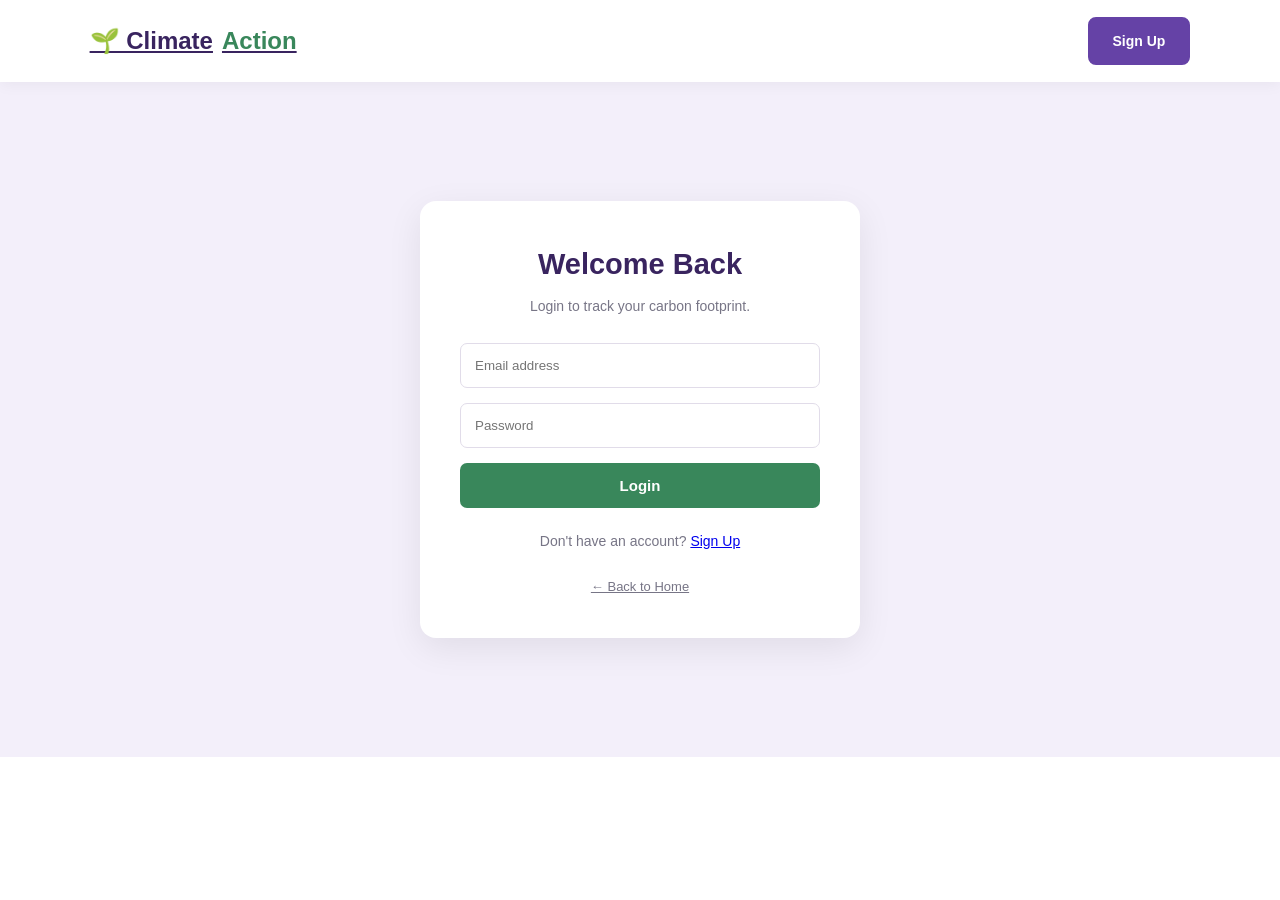
<file: frontend/login.html>
<!DOCTYPE html>
<html lang="en">

<head>
    <meta charset="UTF-8">
    <meta name="viewport" content="width=device-width, initial-scale=1.0">
    <title>Login | Climate Action</title>

    <link rel="stylesheet" href="style.css">
</head>

<body class="auth-page">

    <header class="header">

        <a href="index.html" class="logo">
            🌱 Climate<span class="logo-highlight">Action</span>
        </a>

        <div class="header-buttons">
            <a href="signup.html" class="signup-button">Sign Up</a>
        </div>

    </header>


    <main class="auth-section">

        <div class="auth-box">

            <h2>Welcome Back</h2>

            <p>Login to track your carbon footprint.</p>

            <form id="loginForm">

                <input
                    type="email"
                    id="loginEmail"
                    placeholder="Email address"
                    required>

                <input
                    type="password"
                    id="loginPassword"
                    placeholder="Password"
                    required>

                <button type="submit">Login</button>

            </form>

            <p class="auth-switch">
                Don't have an account?
                <a href="signup.html">Sign Up</a>
            </p>

            <a href="index.html" class="back-home-button">
                ← Back to Home
            </a>

        </div>

    </main>

    <script src="script.js"></script>

</body>
</html>
</file>
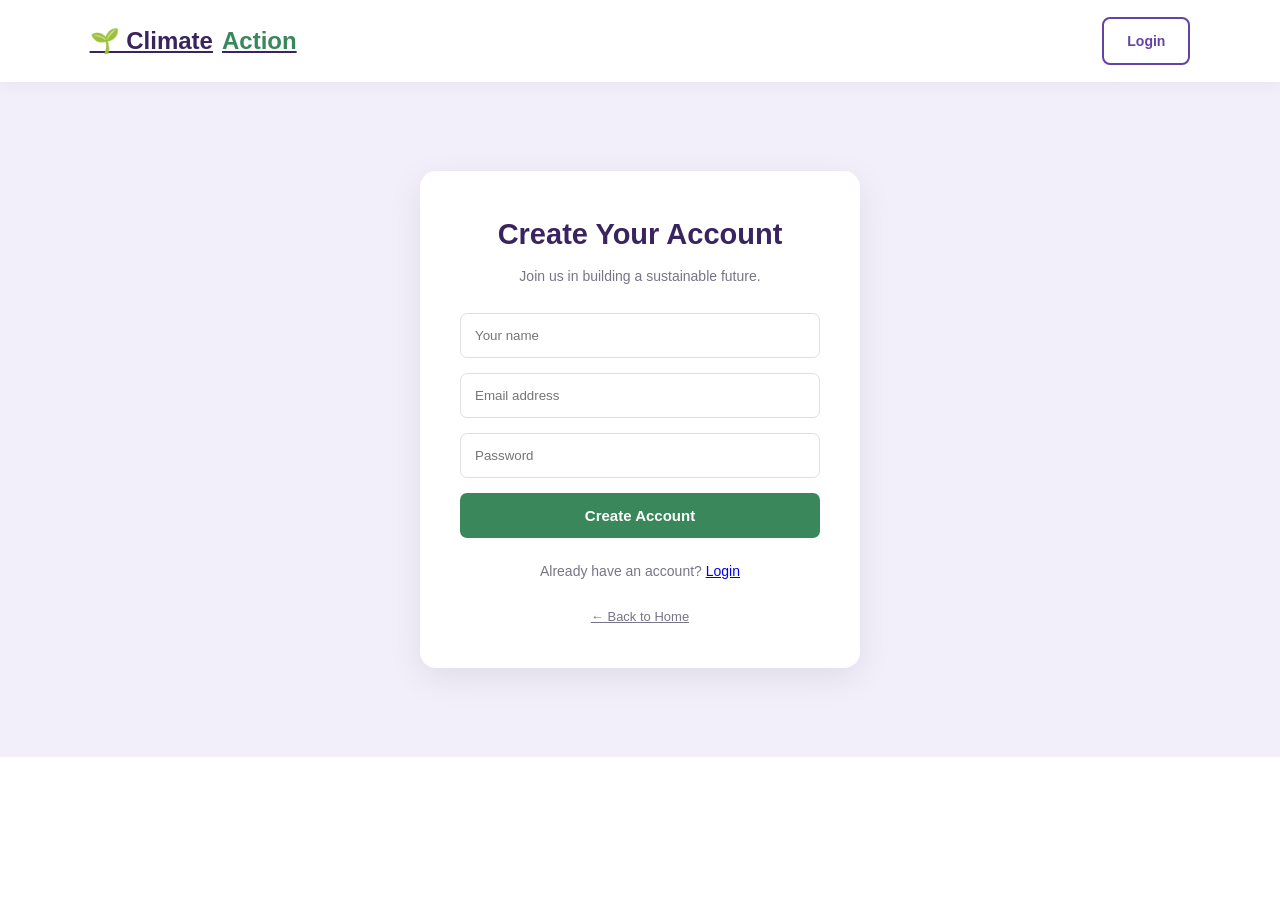
<file: frontend/signup.html>
<!DOCTYPE html>
<html lang="en">

<head>
    <meta charset="UTF-8">
    <meta name="viewport" content="width=device-width, initial-scale=1.0">
    <title>Sign Up | Climate Action</title>

    <link rel="stylesheet" href="style.css">
</head>

<body class="auth-page">

    <header class="header">

        <a href="index.html" class="logo">
            🌱 Climate<span class="logo-highlight">Action</span>
        </a>

        <div class="header-buttons">
            <a href="login.html" class="login-button">Login</a>
        </div>

    </header>


    <main class="auth-section">

        <div class="auth-box">

            <h2>Create Your Account</h2>

            <p>Join us in building a sustainable future.</p>

            <form id="registerForm">

                <input
                    type="text"
                    id="registerName"
                    placeholder="Your name"
                    required>

                <input
                    type="email"
                    id="registerEmail"
                    placeholder="Email address"
                    required>

                <input
                    type="password"
                    id="registerPassword"
                    placeholder="Password"
                    minlength="8"
                    required>

                <button type="submit">Create Account</button>

            </form>

            <p class="auth-switch">
                Already have an account?
                <a href="login.html">Login</a>
            </p>

            <a href="index.html" class="back-home-button">
                ← Back to Home
            </a>

        </div>

    </main>

    <script src="script.js"></script>

</body>
</html>
</file>
<file: frontend/style.css>
/* ==============================
   GLOBAL STYLES
================================ */

* {
    margin: 0;
    padding: 0;
    box-sizing: border-box;
}

html {
    scroll-behavior: smooth;
    scroll-padding-top: 90px;
}

body {
    font-family: 'DM Sans', sans-serif;
    background: #ffffff;
    color: #25233a;
    line-height: 1.6;
}

:root {
    --purple: #6542a6;
    --dark-purple: #39245f;
    --light-purple: #f3effa;
    --green: #39875b;
    --light-green: #edf6ef;
    --dark: #25233a;
    --grey: #777586;
}


/* ==============================
   HEADER
================================ */

.header {
    width: 100%;
    height: 82px;
    padding: 0 7%;
    display: flex;
    align-items: center;
    justify-content: space-between;
    background: rgba(255, 255, 255, 0.97);
    position: sticky;
    top: 0;
    z-index: 1000;
    box-shadow: 0 2px 15px rgba(0, 0, 0, 0.05);
}

.logo {
    display: flex;
    align-items: center;
    gap: 9px;
    font-family: 'Outfit', sans-serif;
    font-size: 24px;
    font-weight: 800;
    color: var(--dark-purple);
}

.logo-icon {
    font-size: 29px;
}

.logo-highlight {
    color: var(--green);
}

.navbar {
    display: flex;
    align-items: center;
    gap: 35px;
}

.navbar a {
    text-decoration: none;
    color: var(--dark);
    font-size: 14px;
    font-weight: 600;
    transition: 0.3s;
}

.navbar a:hover {
    color: var(--green);
}

.header-buttons {
    display: flex;
    align-items: center;
    gap: 12px;
}

.header-buttons button {
    padding: 10px 22px;
    border-radius: 7px;
    font-weight: 700;
    font-size: 13px;
    cursor: pointer;
    transition: 0.3s;
}

.signup-button {
    background: var(--purple);
    color: white;
    border: 1px solid var(--purple);
}

.signup-button:hover {
    background: var(--dark-purple);
}

.login-button {
    background: white;
    color: var(--green);
    border: 1px solid var(--green);
}

.login-button:hover {
    background: var(--light-green);
}


/* ==============================
   HERO SECTION
================================ */

.hero {
    min-height: 650px;
    display: flex;
    align-items: center;
    padding: 80px 10%;
    position: relative;
    background:
        linear-gradient(
            90deg,
            rgba(25, 30, 31, 0.82),
            rgba(25, 30, 31, 0.32)
        ),
        url("https://images.unsplash.com/photo-1441974231531-c6227db76b6e?auto=format&fit=crop&w=2000&q=90");

    background-size: cover;
    background-position: center;
    color: white;
}

.hero-content {
    max-width: 650px;
    position: relative;
    z-index: 2;
}

.hero-label {
    color: #b7e5c5;
    font-size: 12px;
    font-weight: 800;
    letter-spacing: 3px;
}

.hero h1 {
    font-family: 'Outfit', sans-serif;
    font-size: clamp(65px, 9vw, 110px);
    line-height: 0.98;
    font-weight: 800;
    margin: 25px 0;
}

.hero h1 span {
    color: #a7dfb5;
}

.hero-content > p:first-of-type {
    font-family: 'Outfit', sans-serif;
    font-size: 23px;
    font-weight: 600;
    margin-bottom: 15px;
}

.hero-description {
    max-width: 490px;
    color: #e1e1e1;
    font-size: 16px;
    margin-bottom: 30px;
}

.hero-button {
    display: inline-block;
    padding: 14px 27px;
    background: var(--green);
    color: white;
    border: none;
    border-radius: 7px;
    font-size: 14px;
    font-weight: 700;
    text-decoration: none;
    cursor: pointer;
    transition: 0.3s;
}

.hero-button:hover {
    background: #286a43;
    transform: translateY(-3px);
}


/* ==============================
   SECTION HEADINGS
================================ */

.section-heading {
    text-align: center;
    max-width: 720px;
    margin: 0 auto 50px;
}

.section-tag {
    display: inline-block;
    color: var(--green);
    font-size: 12px;
    font-weight: 800;
    letter-spacing: 2px;
    margin-bottom: 12px;
}

.section-heading h2,
.about-content h2,
.impact-content h2 {
    font-family: 'Outfit', sans-serif;
    font-size: clamp(30px, 4vw, 44px);
    line-height: 1.2;
    color: var(--dark-purple);
    margin-bottom: 17px;
}

.section-heading h2 span,
.about-content h2 span,
.impact-content h2 span {
    color: var(--green);
}

.section-heading > p {
    color: var(--grey);
    font-size: 15px;
}


/* ==============================
   COMMUNITY ACTIVITIES
================================ */

.activities-section {
    padding: 100px 8%;
    background: #ffffff;
}

.activities-grid {
    display: grid;
    grid-template-columns: repeat(3, 1fr);
    gap: 25px;
}

.activity-card {
    height: 360px;
    position: relative;
    overflow: hidden;
    border-radius: 15px;
}

.activity-card img {
    width: 100%;
    height: 100%;
    object-fit: cover;
    transition: 0.5s;
}

.activity-card:hover img {
    transform: scale(1.08);
}

.activity-overlay {
    position: absolute;
    bottom: 0;
    width: 100%;
    padding: 65px 25px 25px;
    color: white;
    background: linear-gradient(
        transparent,
        rgba(0, 0, 0, 0.85)
    );
}

.activity-overlay h3 {
    font-family: 'Outfit', sans-serif;
    font-size: 22px;
    margin-bottom: 7px;
}

.activity-overlay p {
    color: #e8e8e8;
    font-size: 13px;
}


/* ==============================
   ABOUT SECTION
================================ */

.about-section {
    display: grid;
    grid-template-columns: 1fr 1fr;
    align-items: center;
    gap: 70px;
    padding: 100px 10%;
    background: var(--light-purple);
}

.about-content h2 {
    margin-bottom: 25px;
}

.about-content p {
    color: #686579;
    font-size: 15px;
    margin-bottom: 17px;
}

.about-image {
    height: 430px;
    overflow: hidden;
    border-radius: 18px;
    box-shadow: 0 15px 35px rgba(40, 30, 70, 0.12);
}

.about-image img {
    width: 100%;
    height: 100%;
    object-fit: cover;
}

.text-button {
    display: inline-block;
    margin-top: 15px;
    color: var(--green);
    font-weight: 800;
    text-decoration: none;
}

.text-button:hover {
    color: var(--dark-purple);
}


/* ==============================
   SIX STEPS
================================ */

.steps-section {
    padding: 100px 8%;
    background: #ffffff;
}

.steps-grid {
    display: grid;
    grid-template-columns: repeat(3, 1fr);
    gap: 22px;
}

.step-card {
    position: relative;
    padding: 32px 28px;
    border-radius: 15px;
    background: #faf9fc;
    border: 1px solid #eeeaf5;
    transition: 0.3s;
    overflow: hidden;
}

.step-card:hover {
    transform: translateY(-7px);
    box-shadow: 0 12px 30px rgba(63, 40, 100, 0.10);
    border-color: #d8c9ed;
}

.step-icon {
    width: 57px;
    height: 57px;
    display: flex;
    align-items: center;
    justify-content: center;
    background: var(--light-green);
    border-radius: 13px;
    font-size: 28px;
    margin-bottom: 20px;
}

.step-number {
    position: absolute;
    right: 25px;
    top: 25px;
    color: #ded7e9;
    font-family: 'Outfit', sans-serif;
    font-size: 27px;
    font-weight: 800;
}

.step-card h3 {
    color: var(--dark-purple);
    font-family: 'Outfit', sans-serif;
    font-size: 21px;
    margin-bottom: 10px;
}

.step-card p {
    color: var(--grey);
    font-size: 14px;
}


/* ==============================
   IMPACT SECTION
================================ */

.impact-section {
    padding: 100px 10%;
    background:
        linear-gradient(
            rgba(42, 30, 68, 0.90),
            rgba(42, 30, 68, 0.90)
        ),
        url("https://images.unsplash.com/photo-1472396961693-142e6e269027?auto=format&fit=crop&w=1800&q=85");

    background-size: cover;
    background-position: center;
    text-align: center;
    color: white;
}

.impact-content {
    max-width: 750px;
    margin: auto;
}

.impact-content h2 {
    color: white;
    margin: 15px 0;
}

.impact-content h2 span {
    color: #a7dfb5;
}

.impact-content p {
    color: #e0dce8;
    font-size: 15px;
    margin-bottom: 30px;
}

.impact-content .section-tag {
    color: #a7dfb5;
}


/* ==============================
   NEWS SECTION
================================ */

.news-section {
    padding: 100px 8%;
    background: #f8faf8;
}

.news-grid {
    display: grid;
    grid-template-columns: repeat(3, 1fr);
    gap: 25px;
}

.news-card {
    background: white;
    border-radius: 13px;
    overflow: hidden;
    box-shadow: 0 5px 20px rgba(0, 0, 0, 0.04);
    transition: 0.3s;
}

.news-card:hover {
    transform: translateY(-6px);
    box-shadow: 0 12px 30px rgba(0, 0, 0, 0.09);
}

.news-card img {
    width: 100%;
    height: 210px;
    object-fit: cover;
}

.news-content {
    padding: 25px;
}

.news-content > span {
    font-size: 11px;
    font-weight: 800;
    color: var(--green);
    letter-spacing: 1px;
}

.news-content h3 {
    color: var(--dark-purple);
    font-family: 'Outfit', sans-serif;
    font-size: 20px;
    line-height: 1.3;
    margin: 12px 0;
}

.news-content p {
    color: var(--grey);
    font-size: 14px;
}


/* ==============================
   CALL TO ACTION
================================ */

.cta-section {
    padding: 80px 10%;
    text-align: center;
    background: var(--light-green);
}

.cta-section h2 {
    color: var(--dark-purple);
    font-family: 'Outfit', sans-serif;
    font-size: 39px;
    margin-bottom: 12px;
}

.cta-section p {
    color: var(--grey);
    max-width: 600px;
    margin: 0 auto 25px;
}

.cta-button {
    padding: 14px 28px;
    border: none;
    background: var(--purple);
    color: white;
    font-size: 14px;
    font-weight: 700;
    border-radius: 7px;
    cursor: pointer;
    transition: 0.3s;
}

.cta-button:hover {
    background: var(--dark-purple);
    transform: translateY(-3px);
}


/* ==============================
   AUTHENTICATION
================================ */

.auth-section {
    min-height: 75vh;
    padding: 70px 20px;
    display: flex;
    justify-content: center;
    align-items: center;
    background: var(--light-purple);
}

.auth-box {
    width: 100%;
    max-width: 440px;
    padding: 40px;
    background: white;
    border-radius: 16px;
    box-shadow: 0 10px 35px rgba(0, 0, 0, 0.08);
    text-align: center;
}

.auth-box h2 {
    color: var(--dark-purple);
    font-family: 'Outfit', sans-serif;
    font-size: 29px;
    margin-bottom: 8px;
}

.auth-box > p {
    color: var(--grey);
    font-size: 14px;
    margin-bottom: 25px;
}

.auth-box form {
    display: flex;
    flex-direction: column;
    gap: 15px;
}

.auth-box input {
    width: 100%;
    padding: 14px;
    border: 1px solid #e1dce9;
    border-radius: 7px;
    font-family: inherit;
    outline: none;
}

.auth-box input:focus {
    border-color: var(--purple);
}

.auth-box form button {
    padding: 14px;
    background: var(--green);
    color: white;
    border: none;
    border-radius: 7px;
    font-size: 15px;
    font-weight: 700;
    cursor: pointer;
}

.auth-box form button:hover {
    background: #286a43;
}

.auth-switch {
    margin-top: 22px;
    font-size: 13px;
    color: var(--grey);
}

.auth-switch button {
    border: none;
    background: none;
    color: var(--purple);
    font-weight: 800;
    cursor: pointer;
}

.back-home-button {
    display: block;
    margin: 20px auto 0;
    border: none;
    background: none;
    color: var(--grey);
    cursor: pointer;
    font-size: 13px;
}


/* ==============================
   DASHBOARD
================================ */

#dashboardSection {
    padding: 60px 8%;
    background: var(--light-purple);
}

.dashboard-container {
    max-width: 1200px;
    margin: auto;
}

.dashboard-container h2 {
    color: var(--dark-purple);
    font-family: 'Outfit', sans-serif;
    font-size: 32px;
}

.dashboard-container > p {
    color: var(--grey);
    margin-bottom: 25px;
}

.dashboard-cards {
    display: grid;
    grid-template-columns: repeat(4, 1fr);
    gap: 20px;
    margin: 25px 0;
}

.dashboard-card {
    background: white;
    padding: 25px;
    border-radius: 12px;
    text-align: center;
    box-shadow: 0 4px 12px rgba(0, 0, 0, 0.05);
    border-left: 5px solid var(--green);
}

.dashboard-card h3 {
    font-size: 15px;
    color: var(--grey);
    margin-bottom: 12px;
}

.dashboard-card p {
    font-size: 29px;
    font-weight: 800;
    color: var(--green);
    margin: 10px 0;
}

.dashboard-card span {
    font-size: 13px;
    color: var(--grey);
}

.logout-button {
    padding: 10px 22px;
    background: var(--purple);
    color: white;
    border: none;
    border-radius: 7px;
    cursor: pointer;
}


/* ==============================
   CALCULATOR
================================ */

#calculatorSection {
    padding: 70px 20px;
    background: white;
}

.calculator-container {
    max-width: 600px;
    margin: auto;
    padding: 35px;
    background: #faf9fc;
    border-radius: 15px;
    border: 1px solid #eeeaf5;
}

.calculator-container h2 {
    font-family: 'Outfit', sans-serif;
    color: var(--dark-purple);
    font-size: 29px;
}

.calculator-container > p {
    color: var(--grey);
    margin: 8px 0 25px;
}

.calculator-container form {
    display: flex;
    flex-direction: column;
    gap: 10px;
}

.calculator-container label {
    font-size: 14px;
    font-weight: 700;
    margin-top: 8px;
}

.calculator-container input {
    width: 100%;
    padding: 13px;
    border: 1px solid #ded9e8;
    border-radius: 7px;
    font-family: inherit;
}

.calculator-container input:focus {
    outline: none;
    border-color: var(--purple);
}

.calculator-container form button {
    margin-top: 20px;
    padding: 15px;
    background: var(--green);
    color: white;
    border: none;
    border-radius: 7px;
    font-weight: 700;
    cursor: pointer;
}

.calculator-container form button:hover {
    background: #286a43;
}


/* ==============================
   RESULTS
================================ */

#results {
    padding: 40px 20px;
    background: var(--light-green);
}

.results-container {
    max-width: 600px;
    margin: auto;
    padding: 30px;
    background: white;
    border-radius: 12px;
    text-align: center;
}

.results-container h2 {
    color: var(--dark-purple);
    font-family: 'Outfit', sans-serif;
}

.results-container h3 {
    color: var(--green);
    font-size: 32px;
    margin: 15px 0;
}

.result-details {
    margin-top: 20px;
    text-align: left;
}

.result-details p {
    padding: 12px;
    border-bottom: 1px solid #eee;
}


/* ==============================
   HISTORY
================================ */

#historySection {
    padding: 60px 8%;
    background: white;
}

.history-container {
    max-width: 1000px;
    margin: auto;
    padding: 30px;
    background: #faf9fc;
    border-radius: 15px;
}

.history-container h2 {
    color: var(--dark-purple);
    font-family: 'Outfit', sans-serif;
    margin-bottom: 20px;
}

#refreshHistoryButton {
    padding: 10px 18px;
    margin-bottom: 25px;
    background: var(--purple);
    color: white;
    border: none;
    border-radius: 6px;
    cursor: pointer;
}

#footprintChart {
    max-height: 400px;
}


/* ==============================
   FOOTER
================================ */

.footer {
    padding: 55px 20px 25px;
    background: var(--dark-purple);
    text-align: center;
    color: white;
}

.footer-logo {
    font-family: 'Outfit', sans-serif;
    font-size: 25px;
    font-weight: 800;
    margin-bottom: 12px;
}

.footer > p {
    color: #d5cde3;
    font-size: 14px;
    margin-bottom: 25px;
}

.footer-links {
    display: flex;
    justify-content: center;
    gap: 28px;
    margin-bottom: 30px;
}

.footer-links a {
    color: #e5deee;
    text-decoration: none;
    font-size: 13px;
}

.footer-links a:hover {
    color: #a7dfb5;
}

.copyright {
    display: block;
    padding-top: 20px;
    border-top: 1px solid rgba(255, 255, 255, 0.15);
    color: #bcb3cb;
    font-size: 12px;
}


/* ==============================
   RESPONSIVE DESIGN
================================ */

@media (max-width: 1000px) {

    .header {
        padding: 0 4%;
    }

    .navbar {
        gap: 18px;
    }

    .activities-section,
    .steps-section,
    .news-section {
        padding: 80px 5%;
    }

    .about-section {
        padding: 80px 6%;
        gap: 35px;
    }

    .dashboard-cards {
        grid-template-columns: repeat(2, 1fr);
    }
}


@media (max-width: 700px) {

    .header {
        height: auto;
        min-height: 75px;
        padding: 15px 5%;
        flex-wrap: wrap;
        gap: 15px;
    }

    .logo {
        font-size: 21px;
    }

    .navbar {
        order: 3;
        width: 100%;
        justify-content: center;
        gap: 22px;
        flex-wrap: wrap;
    }

    .navbar a {
        font-size: 12px;
    }

    .header-buttons {
        gap: 7px;
    }

    .header-buttons button {
        padding: 8px 13px;
        font-size: 12px;
    }

    .hero {
        min-height: 570px;
        padding: 70px 7%;
    }

    .hero h1 {
        font-size: 65px;
    }

    .hero-content > p:first-of-type {
        font-size: 19px;
    }

    .activities-grid,
    .news-grid {
        grid-template-columns: 1fr;
    }

    .activity-card {
        height: 320px;
    }

    .about-section {
        grid-template-columns: 1fr;
        padding: 70px 7%;
    }

    .about-image {
        height: 300px;
    }

    .steps-grid {
        grid-template-columns: 1fr 1fr;
    }

    .impact-section {
        padding: 75px 7%;
    }

    .cta-section h2 {
        font-size: 31px;
    }

    .dashboard-cards {
        grid-template-columns: 1fr 1fr;
        gap: 12px;
    }

    .dashboard-card {
        padding: 18px 10px;
    }

    .dashboard-card p {
        font-size: 23px;
    }

    .calculator-container {
        padding: 25px 18px;
    }

    .history-container {
        padding: 20px;
    }

}


@media (max-width: 420px) {

    .steps-grid {
        grid-template-columns: 1fr;
    }

    .navbar {
        gap: 14px;
    }

    .header-buttons button {
        padding: 7px 10px;
    }

    .hero h1 {
        font-size: 55px;
    }

    .auth-box {
        padding: 28px 20px;
    }

}
/* ========================================
   HEADER AUTHENTICATION BUTTONS
======================================== */

.header-buttons {
    display: flex;
    align-items: center;
    gap: 12px;
}

/* Sign Up Button */

.signup-button {
    display: inline-flex;
    align-items: center;
    justify-content: center;
    padding: 11px 23px;

    background: #6542a6;
    color: #ffffff;

    border: 2px solid #6542a6;
    border-radius: 8px;

    font-family: 'DM Sans', sans-serif;
    font-size: 14px;
    font-weight: 700;

    text-decoration: none;
    cursor: pointer;

    transition: all 0.25s ease;
}

.signup-button:hover {
    background: #503287;
    border-color: #503287;
    transform: translateY(-2px);
    box-shadow: 0 5px 14px rgba(101, 66, 166, 0.22);
}


/* Login Button */

.login-button {
    display: inline-flex;
    align-items: center;
    justify-content: center;
    padding: 11px 23px;

    background: transparent;
    color: #6542a6;

    border: 2px solid #6542a6;
    border-radius: 8px;

    font-family: 'DM Sans', sans-serif;
    font-size: 14px;
    font-weight: 700;

    text-decoration: none;
    cursor: pointer;

    transition: all 0.25s ease;
}

.login-button:hover {
    background: #6542a6;
    color: #ffffff;
    transform: translateY(-2px);
    box-shadow: 0 5px 14px rgba(101, 66, 166, 0.18);
}


/* Mobile Header Buttons */

@media (max-width: 600px) {

    .header-buttons {
        gap: 7px;
    }

    .signup-button,
    .login-button {
        padding: 9px 14px;
        font-size: 12px;
    }

}
</file>
